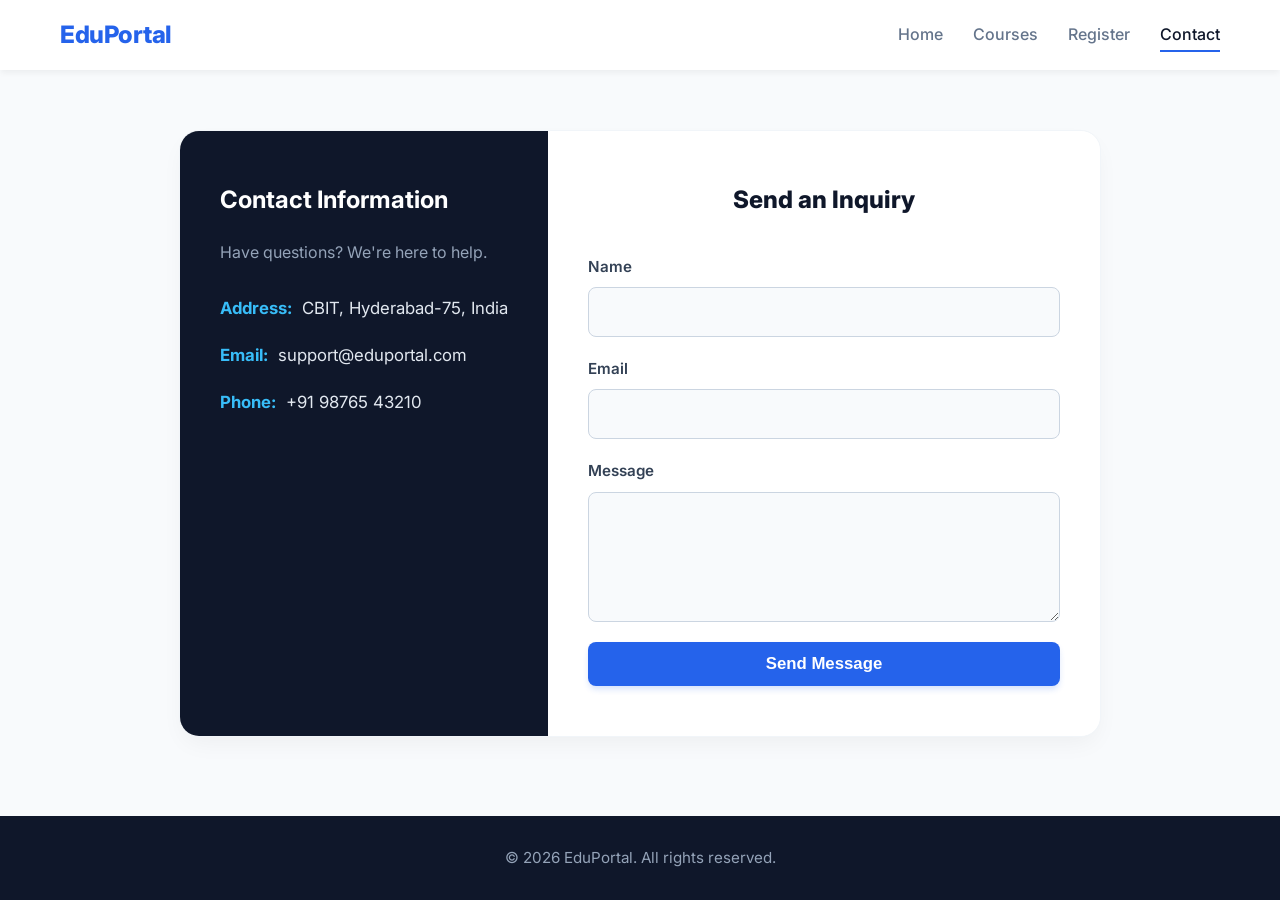
<file: contact.html>
<!DOCTYPE html>
<html lang="en">
<head>
    <meta charset="UTF-8">
    <meta name="viewport" content="width=device-width, initial-scale=1.0">
    <title>Contact Us</title>
    <link rel="stylesheet" href="styles.css">
</head>
<body>
    <header>
        <nav>
            <div class="logo">EduPortal</div>
            <ul class="nav-links">
                <li><a href="index.html">Home</a></li>
                <li><a href="courses.html">Courses</a></li>
                <li><a href="register.html">Register</a></li>
                <li><a href="contact.html" class="active">Contact</a></li>
            </ul>
        </nav>
    </header>

    <main class="contact-section">
        <div class="contact-container">
            <div class="contact-info">
                <h2>Contact Information</h2>
                <p>Have questions? We're here to help.</p>
                <ul>
                    <li><strong>Address:</strong> CBIT, Hyderabad-75, India</li>
                    <li><strong>Email:</strong> support@eduportal.com</li>
                    <li><strong>Phone:</strong> +91 98765 43210</li>
                </ul>
            </div>
            <div class="contact-form-container">
                <h2>Send an Inquiry</h2>
                <form id="contactForm" class="form-grid">
                    <div class="form-group">
                        <label for="contactName">Name</label>
                        <input type="text" id="contactName" required>
                    </div>
                    <div class="form-group">
                        <label for="contactEmail">Email</label>
                        <input type="email" id="contactEmail" required>
                    </div>
                    <div class="form-group">
                        <label for="message">Message</label>
                        <textarea id="message" rows="5" required></textarea>
                    </div>
                    <button type="submit" class="btn">Send Message</button>
                </form>
            </div>
        </div>
    </main>

    <footer>
        <p>&copy; 2026 EduPortal. All rights reserved.</p>
    </footer>
</body>
</html>
</file>
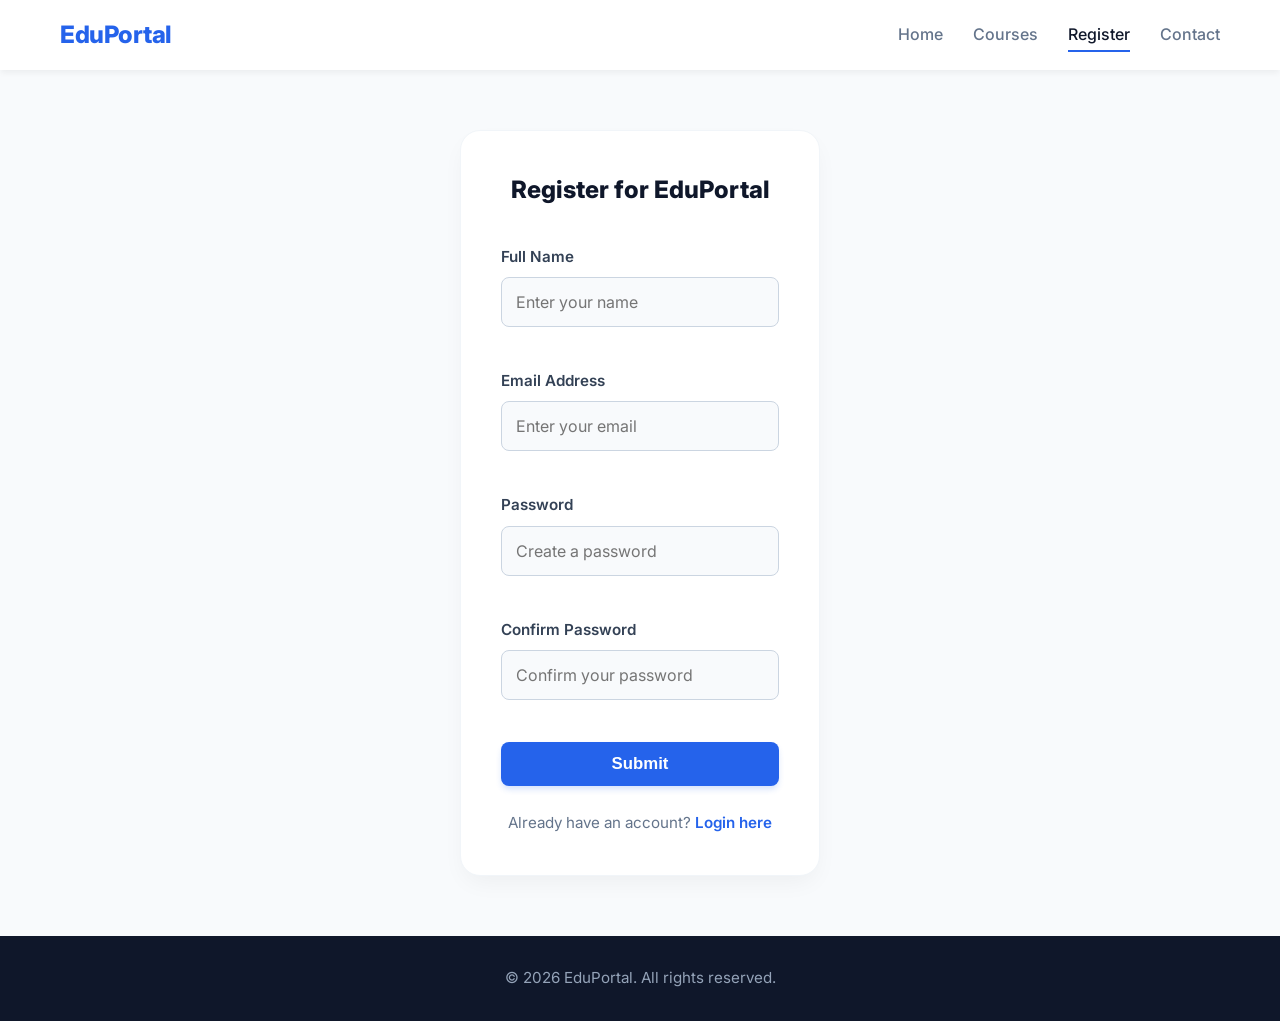
<file: register.html>
<!DOCTYPE html>
<html lang="en">
<head>
    <meta charset="UTF-8">
    <meta name="viewport" content="width=device-width, initial-scale=1.0">
    <title>Register / Login</title>
    <link rel="stylesheet" href="styles.css">
</head>
<body>
    <header>
        <nav>
            <div class="logo">EduPortal</div>
            <ul class="nav-links">
                <li><a href="index.html">Home</a></li>
                <li><a href="courses.html">Courses</a></li>
                <li><a href="register.html" class="active">Register</a></li>
                <li><a href="contact.html">Contact</a></li>
            </ul>
        </nav>
    </header>

    <main class="auth-section">
        <div class="auth-container">
            <h2 id="formTitle">Register for EduPortal</h2>
            <form id="authForm" class="form-grid">
                <div class="form-group" id="nameGroup">
                    <label for="name">Full Name</label>
                    <input type="text" id="name" placeholder="Enter your name">
                    <small class="error-msg" id="nameError"></small>
                </div>
                
                <div class="form-group">
                    <label for="email">Email Address</label>
                    <input type="email" id="email" placeholder="Enter your email">
                    <small class="error-msg" id="emailError"></small>
                </div>

                <div class="form-group">
                    <label for="password">Password</label>
                    <input type="password" id="password" placeholder="Create a password">
                    <small class="error-msg" id="passwordError"></small>
                </div>

                <div class="form-group" id="confirmPasswordGroup">
                    <label for="confirmPassword">Confirm Password</label>
                    <input type="password" id="confirmPassword" placeholder="Confirm your password">
                    <small class="error-msg" id="confirmPasswordError"></small>
                </div>

                <button type="submit" class="btn btn-full" id="submitBtn">Submit</button>
            </form>
            <p class="toggle-form" id="toggleText">Already have an account? <a href="#" id="toggleLogin">Login here</a></p>
        </div>
    </main>

    <footer>
        <p>&copy; 2026 EduPortal. All rights reserved.</p>
    </footer>

    <script src="script.js"></script>
</body>
</html>
</file>
<file: styles.css>
@import url('https://fonts.googleapis.com/css2?family=Inter:wght@300;400;500;600;700;800&display=swap');

/* Reset and Base Styles */
* {
    margin: 0;
    padding: 0;
    box-sizing: border-box;
}

body {
    font-family: 'Inter', sans-serif;
    line-height: 1.6;
    color: #334155;
    background-color: #f8fafc;
    display: flex;
    flex-direction: column;
    min-height: 100vh;
}

/* Header & Navigation */
header {
    background-color: #ffffff;
    padding: 1rem 0;
    box-shadow: 0 4px 6px -1px rgba(0, 0, 0, 0.05);
    position: sticky;
    top: 0;
    z-index: 100;
}

nav {
    display: grid;
    grid-template-columns: auto 1fr;
    align-items: center;
    max-width: 1200px;
    margin: 0 auto;
    padding: 0 20px;
}

.logo {
    font-size: 1.5rem;
    font-weight: 800;
    color: #2563eb;
    letter-spacing: -0.5px;
}

.nav-links {
    list-style: none;
    display: flex;
    justify-content: flex-end;
    gap: 30px;
}

.nav-links li a {
    color: #64748b;
    text-decoration: none;
    font-size: 1rem;
    font-weight: 500;
    padding: 8px 0;
    transition: color 0.2s ease;
    position: relative;
}

.nav-links li a::after {
    content: '';
    position: absolute;
    width: 0;
    height: 2px;
    bottom: 0;
    left: 0;
    background-color: #2563eb;
    transition: width 0.3s ease;
}

.nav-links li a:hover, .nav-links li a.active {
    color: #0f172a;
}

.nav-links li a:hover::after, .nav-links li a.active::after {
    width: 100%;
}

/* Buttons */
.btn, .btn-full, .btn-small {
    display: inline-block;
    background-color: #2563eb;
    color: #ffffff;
    text-decoration: none;
    border: none;
    border-radius: 8px;
    font-weight: 600;
    text-align: center;
    cursor: pointer;
    transition: all 0.2s ease;
}

.btn {
    padding: 12px 28px;
    font-size: 1.05rem;
    box-shadow: 0 4px 6px -1px rgba(37, 99, 235, 0.2);
}

.btn-full {
    width: 100%;
    padding: 12px 28px;
    font-size: 1.05rem;
}

.btn-small {
    padding: 10px 20px;
    font-size: 0.95rem;
    background-color: #eff6ff;
    color: #2563eb;
}

.btn:hover, .btn-full:hover {
    background-color: #1d4ed8;
    transform: translateY(-2px);
    box-shadow: 0 10px 15px -3px rgba(37, 99, 235, 0.3);
}

.btn-small:hover {
    background-color: #2563eb;
    color: #ffffff;
}

/* Main Content Areas */
main {
    flex-grow: 1;
}

/* Hero Section (Home) */
.hero {
    display: grid;
    grid-template-columns: 1fr 1fr;
    align-items: center;
    max-width: 1200px;
    margin: 60px auto;
    padding: 0 20px;
    gap: 60px;
}

.hero-content h1 {
    font-size: 3.5rem;
    font-weight: 800;
    color: #0f172a;
    line-height: 1.1;
    margin-bottom: 24px;
    letter-spacing: -1px;
}

.hero-content p {
    font-size: 1.15rem;
    color: #64748b;
    margin-bottom: 32px;
}

.hero-image img {
    width: 100%;
    border-radius: 20px;
    box-shadow: 0 25px 50px -12px rgba(0, 0, 0, 0.15);
}

/* Courses Section */
.courses-section {
    max-width: 1200px;
    margin: 60px auto;
    padding: 0 20px;
}

.courses-section h2 {
    text-align: center;
    font-size: 2.5rem;
    font-weight: 800;
    margin-bottom: 50px;
    color: #0f172a;
}

.course-grid {
    display: grid;
    grid-template-columns: repeat(3, 1fr);
    gap: 30px;
}

.course-card {
    background-color: #ffffff;
    border-radius: 16px;
    overflow: hidden;
    box-shadow: 0 10px 25px -5px rgba(0, 0, 0, 0.05), 0 8px 10px -6px rgba(0, 0, 0, 0.01);
    transition: transform 0.3s ease, box-shadow 0.3s ease;
    display: flex;
    flex-direction: column;
    border: 1px solid #f1f5f9;
}

.course-card:hover {
    transform: translateY(-8px);
    box-shadow: 0 20px 25px -5px rgba(0, 0, 0, 0.1), 0 8px 10px -6px rgba(0, 0, 0, 0.05);
}

.course-card img {
    width: 100%;
    height: 200px;
    object-fit: cover;
}

.course-info {
    padding: 24px;
    display: flex;
    flex-direction: column;
    flex-grow: 1;
}

.course-info h3 {
    margin-bottom: 15px;
    color: #0f172a;
    font-size: 1.3rem;
    font-weight: 700;
    line-height: 1.4;
}

.course-info .instructor {
    color: #64748b;
    font-size: 0.95rem;
    margin-bottom: auto; /* Pushes meta to bottom */
    padding-bottom: 20px;
}

.course-meta {
    display: flex;
    justify-content: space-between;
    align-items: center;
    padding-top: 20px;
    border-top: 1px solid #f1f5f9;
    margin-bottom: 20px;
}

.course-info .price {
    font-weight: 800;
    color: #059669;
    font-size: 1.25rem;
}

.course-info .rating {
    font-size: 0.85rem;
    color: #d97706;
    background: #fef3c7;
    padding: 4px 10px;
    border-radius: 20px;
    font-weight: 600;
}

.course-info .btn-small {
    width: 100%;
}

/* Course Details Section */
.course-details-section {
    max-width: 900px;
    margin: 60px auto;
    padding: 0 20px;
}

.details-container {
    background-color: #ffffff;
    padding: 40px;
    border-radius: 20px;
    box-shadow: 0 10px 25px -5px rgba(0, 0, 0, 0.05);
    border: 1px solid #f1f5f9;
}

.details-container h2 {
    font-size: 2.5rem;
    color: #0f172a;
    margin-bottom: 24px;
    font-weight: 800;
}

.details-img {
    width: 100%;
    height: 400px;
    object-fit: cover;
    border-radius: 12px;
    margin-bottom: 40px;
}

.details-content h3 {
    margin-top: 35px;
    margin-bottom: 12px;
    color: #0f172a;
    font-size: 1.4rem;
}

.details-content p {
    color: #475569;
    font-size: 1.05rem;
    margin-bottom: 10px;
}

.details-content ul {
    margin-left: 20px;
    margin-bottom: 20px;
    color: #475569;
}

.details-content li {
    margin-bottom: 8px;
}

.enroll-action {
    display: flex;
    align-items: center;
    justify-content: space-between;
    margin-top: 50px;
    padding-top: 30px;
    border-top: 1px solid #e2e8f0;
}

.enroll-action .price {
    font-size: 2.5rem;
    font-weight: 800;
    color: #059669;
}

/* Authentication & Contact (Forms) */
.auth-section, .contact-section {
    max-width: 500px;
    margin: 60px auto;
    padding: 0 20px;
}

.auth-container, .contact-form-container {
    background-color: #ffffff;
    padding: 40px;
    border-radius: 20px;
    box-shadow: 0 10px 25px -5px rgba(0, 0, 0, 0.05);
    border: 1px solid #f1f5f9;
}

.auth-container h2, .contact-form-container h2 {
    text-align: center;
    margin-bottom: 35px;
    color: #0f172a;
    font-weight: 800;
}

.form-grid {
    display: grid;
    gap: 20px;
}

.form-group {
    display: flex;
    flex-direction: column;
}

.form-group label {
    margin-bottom: 8px;
    font-weight: 600;
    color: #334155;
    font-size: 0.95rem;
}

.form-group input, .form-group textarea {
    padding: 14px;
    border: 1px solid #cbd5e1;
    border-radius: 8px;
    font-size: 1rem;
    font-family: inherit;
    transition: all 0.2s ease;
    background-color: #f8fafc;
}

.form-group input:focus, .form-group textarea:focus {
    outline: none;
    border-color: #2563eb;
    background-color: #ffffff;
    box-shadow: 0 0 0 3px rgba(37, 99, 235, 0.1);
}

.error-msg {
    color: #ef4444;
    font-size: 0.85rem;
    margin-top: 6px;
    min-height: 16px;
}

.toggle-form {
    text-align: center;
    margin-top: 25px;
    font-size: 0.95rem;
    color: #64748b;
}

.toggle-form a {
    color: #2563eb;
    text-decoration: none;
    font-weight: 600;
}

.toggle-form a:hover {
    text-decoration: underline;
}

/* Contact Section Grid */
.contact-section {
    max-width: 1000px;
}

.contact-container {
    display: grid;
    grid-template-columns: 1fr 1.5fr;
    gap: 0;
    background-color: #ffffff;
    border-radius: 20px;
    overflow: hidden;
    box-shadow: 0 10px 25px -5px rgba(0, 0, 0, 0.05);
    border: 1px solid #f1f5f9;
}

.contact-info {
    background-color: #0f172a;
    color: #ffffff;
    padding: 50px 40px;
}

.contact-info h2 {
    margin-bottom: 20px;
    font-weight: 700;
}

.contact-info p {
    margin-bottom: 30px;
    color: #94a3b8;
    line-height: 1.6;
}

.contact-info ul {
    list-style: none;
}

.contact-info li {
    margin-bottom: 20px;
    font-size: 1.05rem;
    display: flex;
    align-items: center;
    color: #e2e8f0;
}

.contact-info li strong {
    margin-right: 10px;
    color: #38bdf8;
}

.contact-form-container {
    padding: 50px 40px;
    box-shadow: none;
    border: none;
}

/* Footer */
footer {
    background-color: #0f172a;
    color: #94a3b8;
    text-align: center;
    padding: 30px 0;
    margin-top: auto;
    font-size: 0.95rem;
}

/* Responsive adjustments */
@media (max-width: 768px) {
    .hero {
        grid-template-columns: 1fr;
        text-align: center;
        margin: 40px auto;
        gap: 30px;
    }
    .hero-content h1 {
        font-size: 2.8rem;
    }
    .nav-links {
        display: none;
    }
    .contact-container {
        grid-template-columns: 1fr;
    }
    .course-grid {
        grid-template-columns: 1fr;
    }
}
</file>
